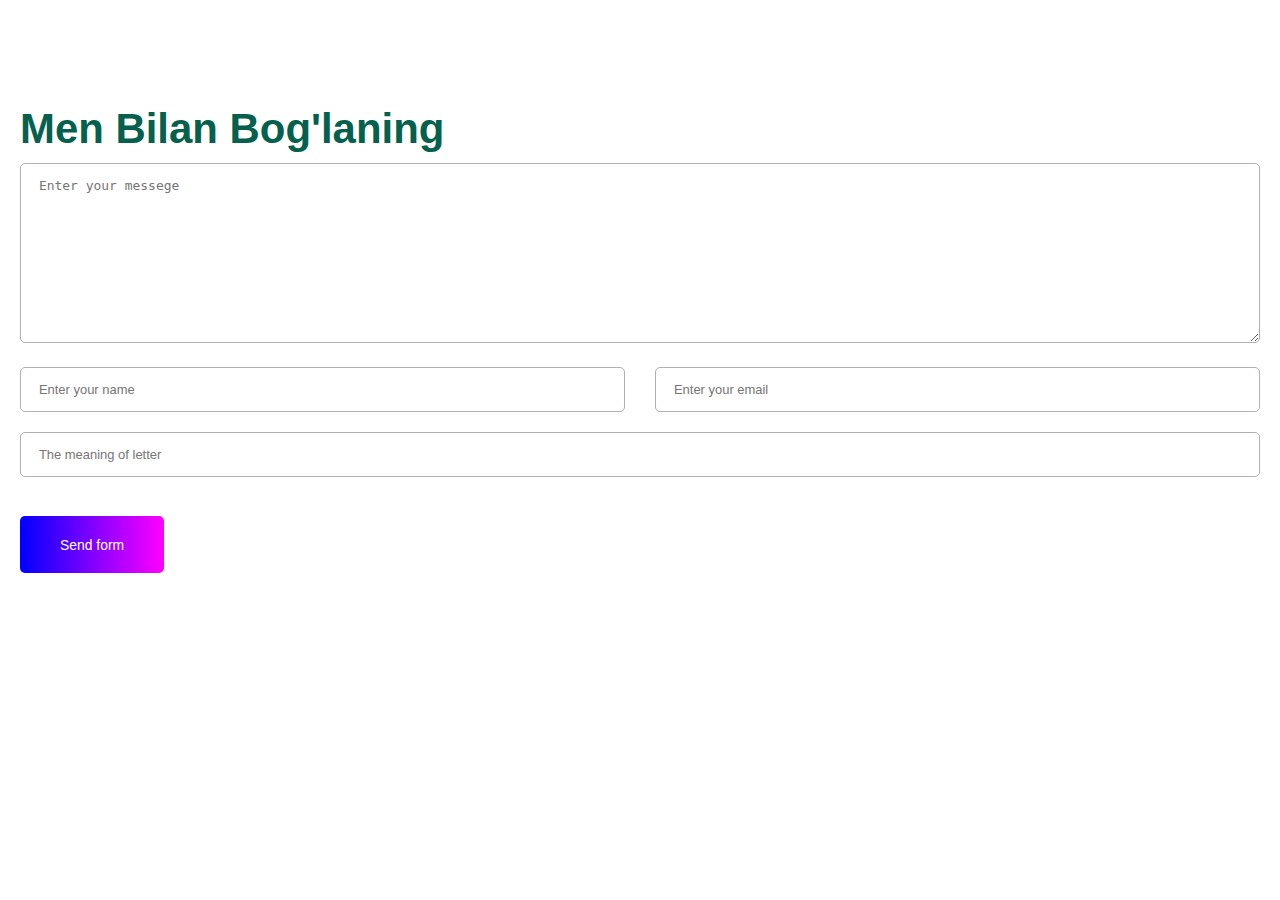
<file: contact.html>
<!DOCTYPE html>
<html lang="en">
<head>
    <meta charset="UTF-8">
    <meta http-equiv="X-UA-Compatible" content="IE=edge">
    <meta name="viewport" content="width=device-width, initial-scale=1.0">
    <title>Contact</title>
    <link rel="stylesheet" href="https://cdnjs.cloudflare.com/ajax/libs/font-awesome/6.2.1/css/all.min.css" integrity="sha512-MV7K8+y+gLIBoVD59lQIYicR65iaqukzvf/nwasF0nqhPay5w/9lJmVM2hMDcnK1OnMGCdVK+iQrJ7lzPJQd1w==" crossorigin="anonymous" referrerpolicy="no-referrer" />
    <link href="https://cdn.jsdelivr.net/npm/bootstrap@5.0.2/dist/css/bootstrap.min.css" rel="stylesheet" integrity="sha384-EVSTQN3/azprG1Anm3QDgpJLIm9Nao0Yz1ztcQTwFspd3yD65VohhpuuCOmLASjC" crossorigin="anonymous">
    <link rel="stylesheet" href="shared.css">
    <link rel="stylesheet" href="contact.css">
</head>
<body>

    <div class="container">
        <section class="contact">
            <div class="section_title">Men bilan bog'laning</div>
            <form action="server.php" method="GET">
                <textarea name="" rows="10" placeholder="Enter your messege"></textarea>
                <div class="half_row contact_name">
                    <input type="text" placeholder="Enter your name" name="ism">
                </div>
                <div class="half_row contact_email">
                    <input type="email" name="email" id="" placeholder="Enter your email">
                </div>
                <input type="text" placeholder="The meaning of letter" name="subject">
                <button class="button contact_send" type="submit">Send form</button>
            </form>
        </section>
    </div>

</body>
</html>
</file>
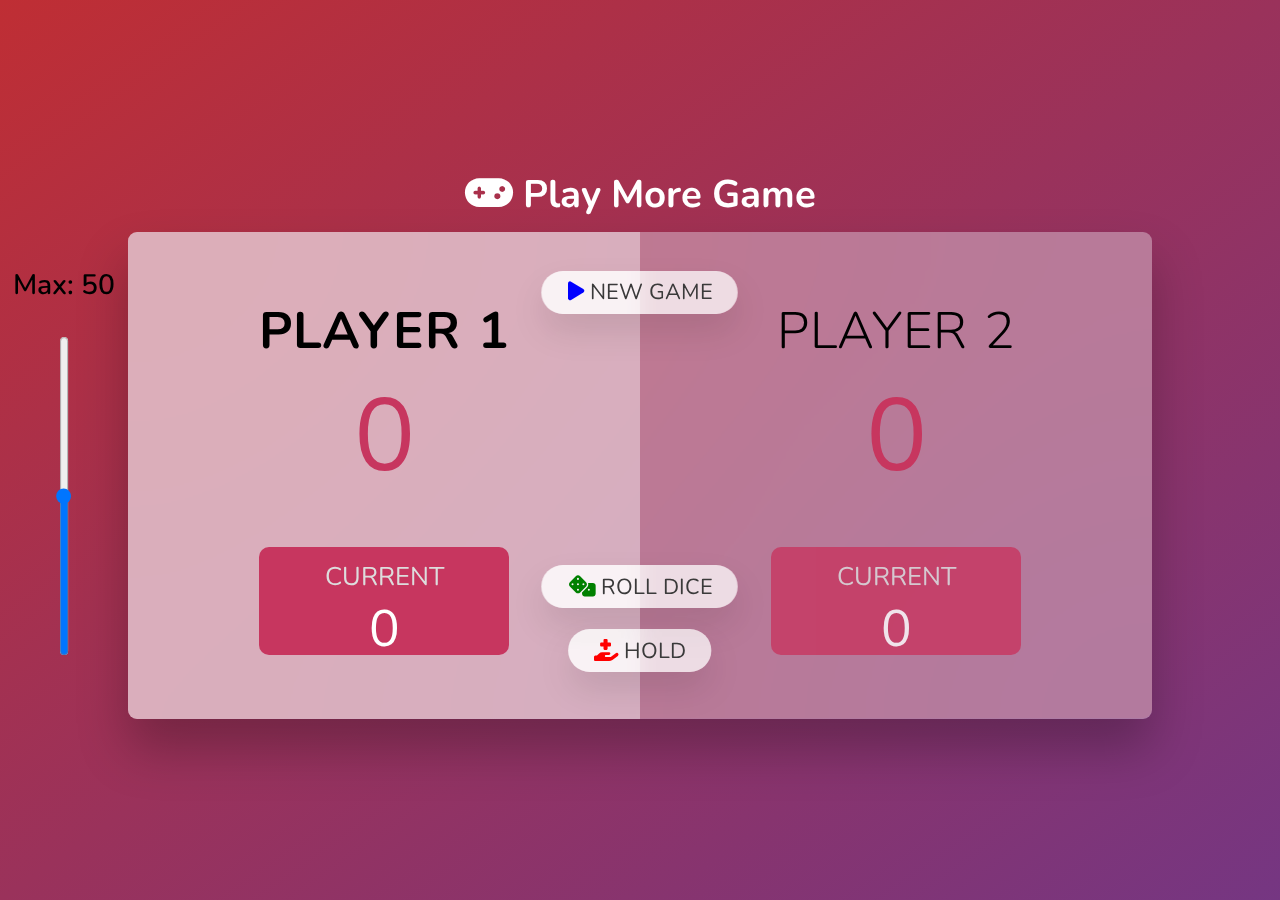
<file: dice-game.html>
<!DOCTYPE html>
<html lang="en">
  <head>
    <!-- Necessary meta tags -->
    <meta charset="UTF-8" />
    <meta name="viewport" content="width=device-width, initial-scale=1.0" />
    <meta http-equiv="X-UA-Compatible" content="ie=edge" />

    <!-- Fontawesome icons -->
    <link rel="stylesheet" href="https://cdnjs.cloudflare.com/ajax/libs/font-awesome/6.1.1/css/all.min.css"/>

    <!-- Style CSS -->
    <link rel="stylesheet" href="dice-game-style.css">

    <!-- Title -->
    <link rel="icon" href="dice-game-icon.png">
    <title>Dice Game</title>
  </head>
  <body>

    <!-- Mening ismim va link -->
    <div class="quti">
      <h4 class="mine">
        <a href="../gameee.html">
          <i class="fa-solid fa-gamepad"></i> Play More Game
        </a>
      </h4>

      <!-- Max score -->
      <div class="max-box">
        <p id="text">Max: 50</p>
        <input type="range" name="" id="max-score" min="0" max="10" step="1" value="5" oninput="maxScore()">
      </div>
  
      <!-- MAIN SESSION AND PLAYERS -->
      <main>
  
        <!-- Player1 -->
        <section class="player player--0 player--active">
          <h2 class="name" id="name--0">Player 1</h2>
          <p class="score" id="score--0">0</p>
          <div class="current">
            <p class="current-label">Current</p>
            <p class="current-score" id="current--0">0</p>
          </div>
        </section>
  
        <!-- Player2 -->
        <section class="player player--1">
          <h2 class="name" id="name--1">Player 2</h2>
          <p class="score" id="score--1">0</p>
          <div class="current">
            <p class="current-label">Current</p>
            <p class="current-score" id="current--1">0</p>
          </div>
        </section>
  
        <!-- Buttons and Images -->
        <img src="dice-5.png" alt="Playing dice" class="dice" />
        <button class="btn btn--new"><i class="fa-solid fa-play"></i> New game</button>
        <button class="btn btn--roll"><i class="fa-solid fa-dice"></i> Roll dice</button>
        <button class="btn btn--hold"><i class="fa-solid fa-hand-holding-medical"></i> Hold</button>
  
      </main>
    </div>

    <!-- JS -->
    <script src="dice-game-script.js"></script>
  </body>
</html>
</file>
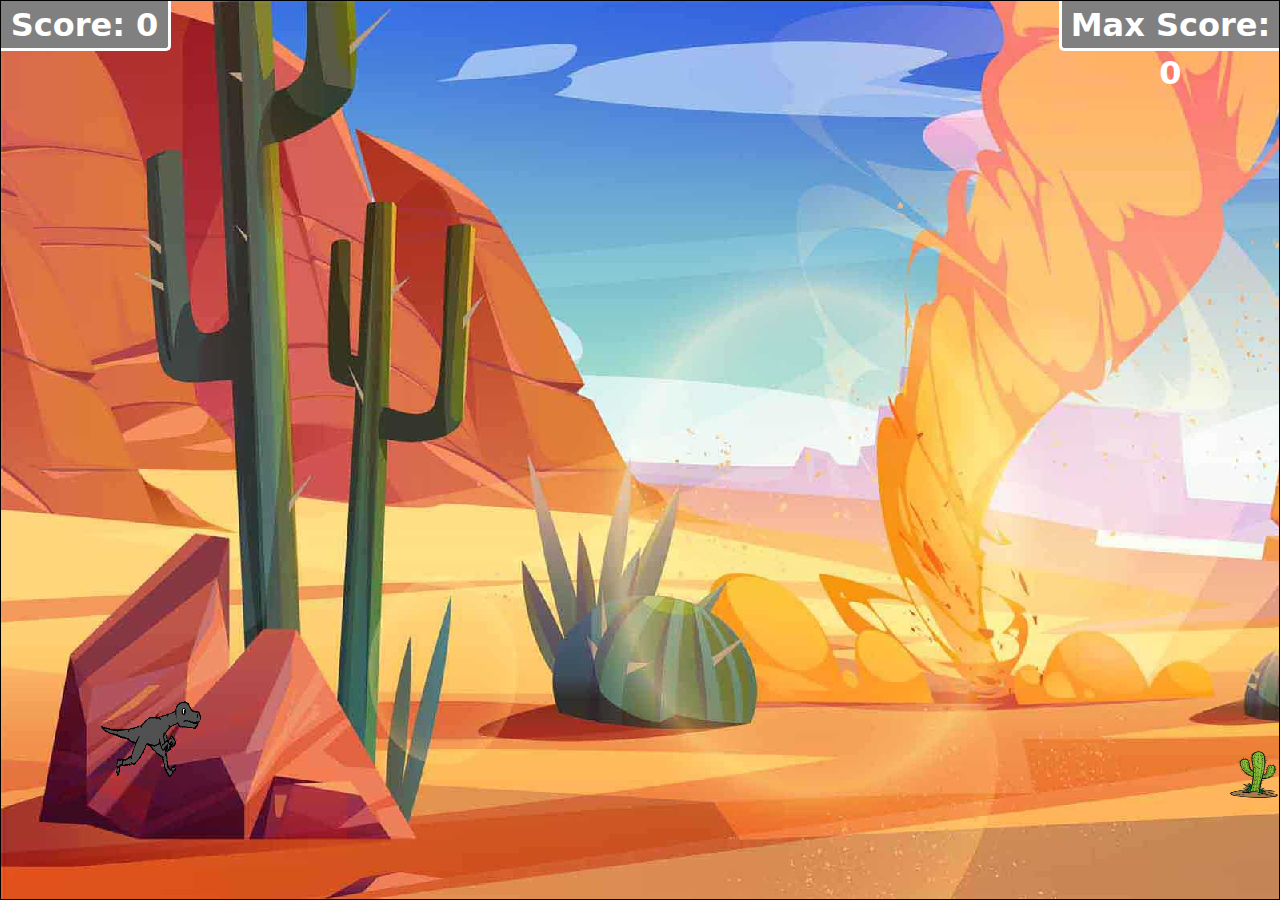
<file: dinasour-game.html>
<!DOCTYPE html>
<html lang="en" onclick="jump()">
<head>
    <!-- Necessary meta tags -->
    <meta charset="UTF-8">
    <meta http-equiv="X-UA-Compatible" content="IE=edge">
    <meta name="viewport" content="width=device-width, initial-scale=1.0">

    <!-- Bootstrap -->
    <link href="https://cdn.jsdelivr.net/npm/bootstrap@5.3.0-alpha1/dist/css/bootstrap.min.css" rel="stylesheet">

    <!-- CSS style -->
    <link rel="stylesheet" href="dinasour-style.css">

    <!-- Title -->
    <title>Dinasour</title>
    <link rel="icon" href="dinasour-image.png">
</head>
<body>
    <div id="game">
        <img id="background" src="dinasour-background.jpg" alt="">
        <div id="character">
            <img id="dinasour" src="dinasour.gif" alt="dinasour">
        </div>
        <div id="block">
            <img class="cactus" src="dinasour-cactus.png" alt="cactus">
        </div>
        <p class="score-span">Score: <span id="score-span">0</span></p>
        <p class="max-score">Max Score: <span id="max-score">0</span></p>
    </div>

    <div id="alert-page">
        <p class="fs-1 fw-bold">GAME OVER!</p>
        <p class="score fs-3" id="score"></p>
        <button class="btn btn-primary mx-3">😊Aww yiss!</button>
        <button class="btn btn-primary mx-3" onclick="reloadPage()">🔄️New game</button>
    </div>

    <!-- Javascript -->
    <script src="dinasour-script.js"></script>
</body>
</html>
</file>
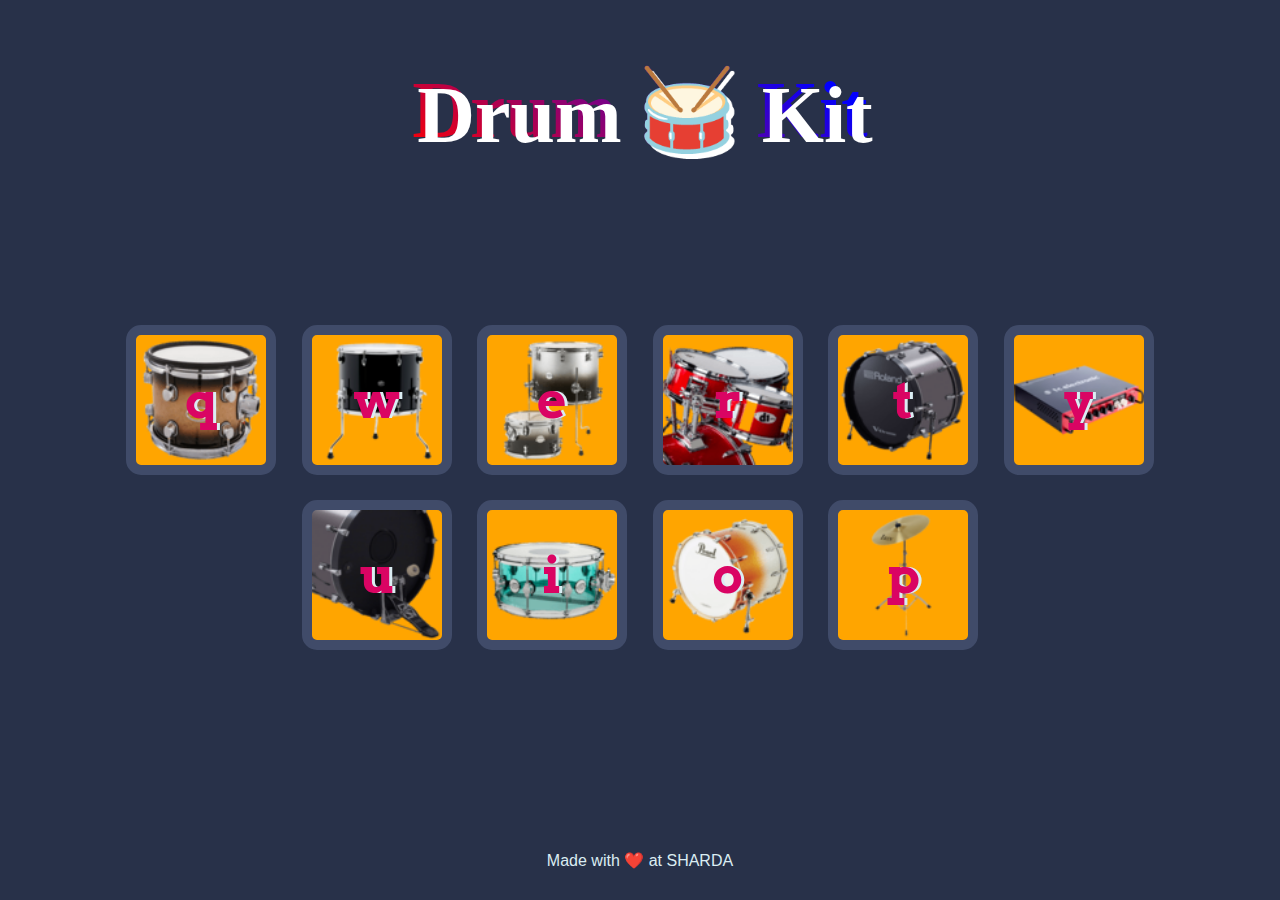
<file: drum.html>
<!DOCTYPE html>
<html lang="en" dir="ltr">

<head>
  <meta charset="utf-8">
  <title>Drum Kit</title>
  <link rel="stylesheet" href="drum-style.css">
  <link href="https://fonts.googleapis.com/css?family=Arvo" rel="stylesheet">
</head>

<body>

  <div class="container">
    <h1 id="title">Drum <span>🥁</span> Kit</h1>
    <div class="set">
      <button class="q drum">q</button>
      <button class="w drum">w</button>
      <button class="e drum">e</button>
      <button class="r drum">r</button>
      <button class="t drum">t</button>
      <button class="y drum">y</button>
      <button class="u drum">u</button>
      <button class="i drum">i</button>
      <button class="o drum">o</button>
      <button class="p drum">p</button>
    </div>
    <p>Made with ❤️ at SHARDA</p>
  </div>

  <script src="drum-script.js"></script>
</body>

</html>
</file>
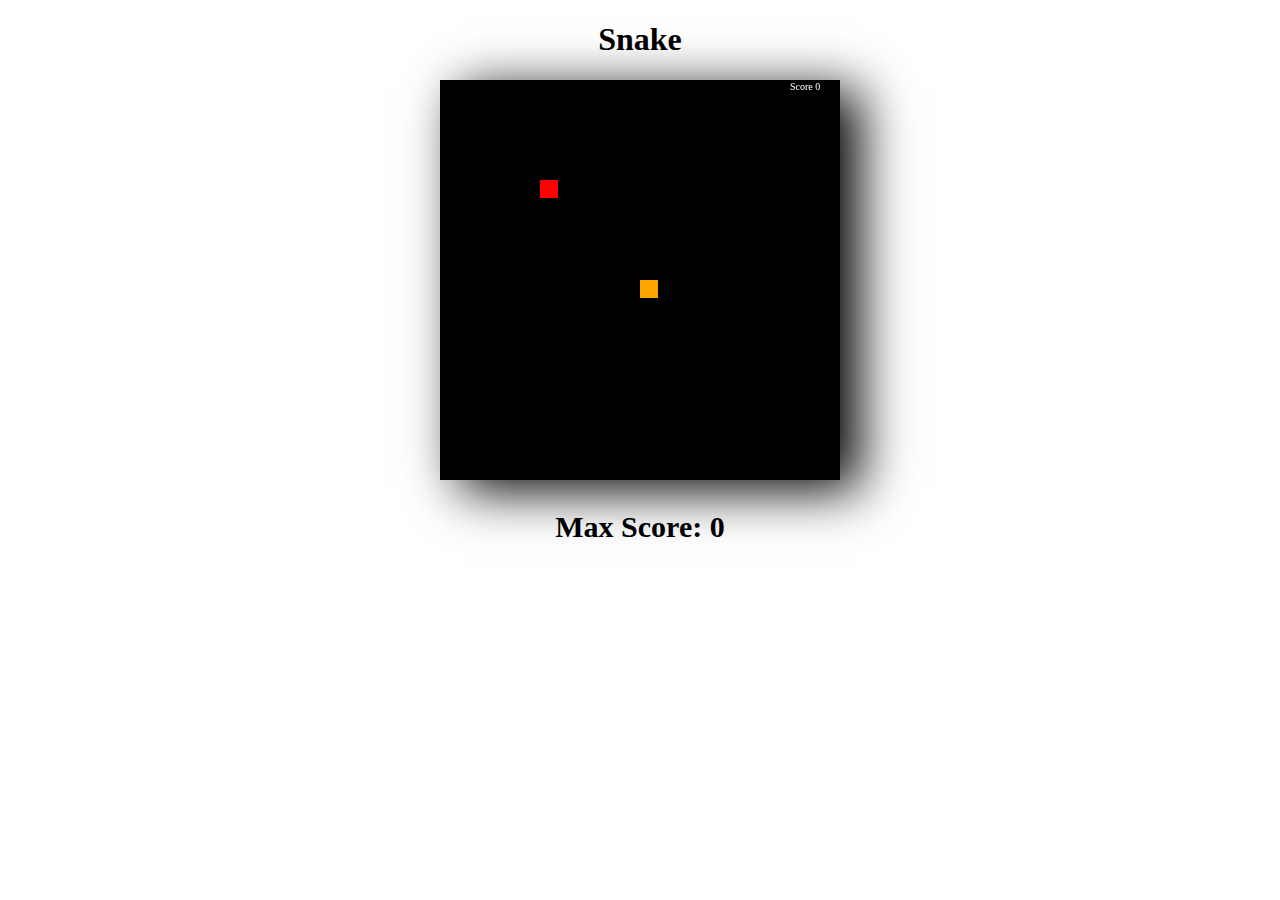
<file: snake.html>
<!DOCTYPE html>
<html lang="en">
<head>
    <meta charset="UTF-8">
    <meta http-equiv="X-UA-Compatible" content="IE=edge">
    <meta name="viewport" content="width=device-width, initial-scale=1.0">

    <!-- Style -->
    <link rel="stylesheet" href="snake-style.css">

    <!-- Title -->
    <link rel="icon" href="">
    <title>Snake</title>
</head>
<body>
    <h1>Snake</h1>
    <canvas id="game" width="400px" height="400px"></canvas>

    <p>Max Score: <span id="max-score">0</span></p>

    <!-- JS -->
    <script src="snake-script.js"></script>
</body>
</html>
</file>
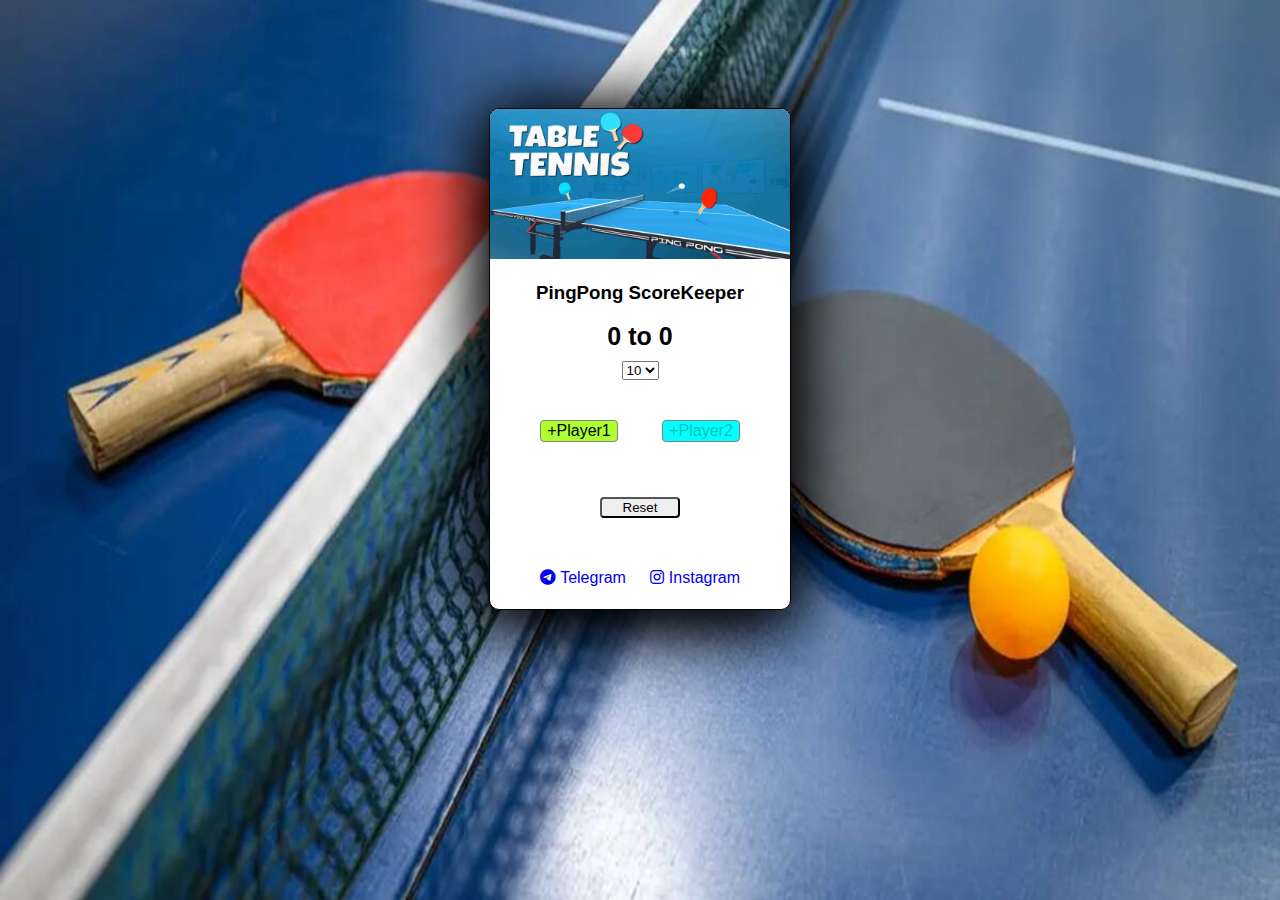
<file: tennis.html>
<!DOCTYPE html>
<html lang="en">
<head>
    <meta charset="UTF-8">
    <meta http-equiv="X-UA-Compatible" content="IE=edge">
    <meta name="viewport" content="width=device-width, initial-scale=1.0">

    <!-- FONTAWESOME -->
    <link rel="stylesheet" href="https://cdnjs.cloudflare.com/ajax/libs/font-awesome/6.2.1/css/all.min.css">

    <!-- CSS -->
    <link rel="stylesheet" href="https://cdnjs.cloudflare.com/ajax/libs/font-awesome/6.4.0/css/all.min.css">
    <link rel="stylesheet" href="tennis-style.css">

    <title>Tennis</title>
</head>
<body>
    <div id="container" class="container">
        <img src="tennis-players.jpg" alt="tennis">
        <h3>PingPong ScoreKeeper</h3>
        <p><span id="first">0</span> to <span id="second">0</span></p>
        <select name="" id="max-score" onchange="ol()">
            <option value="10">10</option>
            <option value="11">11</option>
            <option value="12">12</option>
            <option value="13">13</option>
            <option value="14">14</option>
            <option value="15">15</option>
            <option value="16">16</option>
            <option value="17">17</option>
            <option value="18">18</option>
            <option value="19">19</option>
            <option value="20">20</option>
        </select>
        <div class="btn-con">
            <button id="play1">+Player1</button>
            <button id="play2" disabled>+Player2</button>
        </div>
        <button id="reset">Reset</button>
        <div class="footer">
            <a href="#"><i class="fa-brands fa-telegram"></i> Telegram</a>
            <a href="#"><i class="fa-brands fa-instagram"></i> Instagram</a>
        </div>
    </div>

    <!-- JS -->
    <script src="tennis-script.js"></script>
</body>
</html>
</file>
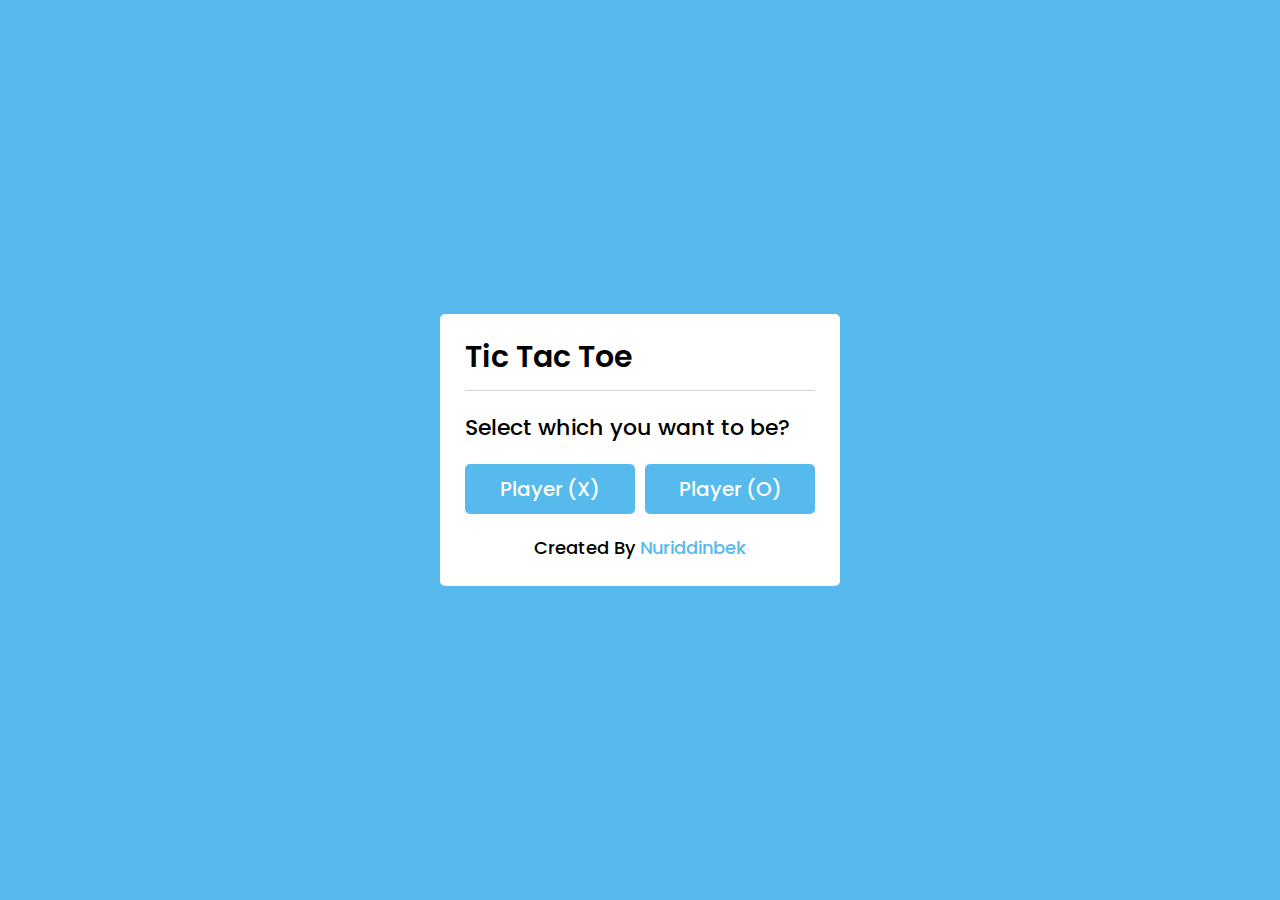
<file: tic-tac-toe.html>
<!DOCTYPE html>
<html lang="en">
<head>
    <meta charset="UTF-8">
    <title>Tic Tac Toe</title>
    <link rel="stylesheet" href="tic-style.css">
    <link rel="stylesheet" href="https://cdnjs.cloudflare.com/ajax/libs/font-awesome/5.15.3/css/all.min.css"/>
</head>
<body>
  <!-- select box -->
  <div class="select-box">
    <header>Tic Tac Toe</header>
    <div class="content">
      <div class="title">Select which you want to be?</div>
      <div class="options">
        <button class="playerX">Player (X)</button>
        <button class="playerO">Player (O)</button>
      </div>
      <div class="credit">Created By <a href="https://t.me/cucu_7" target="_blank">Nuriddinbek</a></div>
    </div>
  </div> 

  <!-- playboard section -->
  <div class="play-board">
    <div class="details">
      <div class="players">
        <span class="Xturn">X's Turn</span>
        <span class="Oturn">O's Turn</span>
        <div class="slider"></div>
      </div>
    </div>
    <div class="play-area">
      <section>
        <span class="box1"></span>
        <span class="box2"></span>
        <span class="box3"></span>
      </section>
      <section>
        <span class="box4"></span>
        <span class="box5"></span>
        <span class="box6"></span>
      </section>
      <section>
        <span class="box7"></span>
        <span class="box8"></span>
        <span class="box9"></span>
      </section>
    </div>
  </div>

  <!-- result box -->
  <div class="result-box">
    <div class="won-text"></div>
    <div class="btn"><button>Replay</button></div>
  </div>

  <script src="tic-script.js"></script>

</body>
</html>
</file>
<file: shared.css>
/* Main core styles */
* {
    margin: 0;
    padding: 0;
    box-sizing: border-box;
}

body {
    font-family: sans-serif;
    font-weight: bold;
}

.container-fluid {
    max-width: 1140px !important;
    padding: 0 2rem;
}

.to_uppercase {
    text-transform: uppercase;
}

.clearfix {
    clear: both;
}

.section_subtitle {
    letter-spacing: 2px;
    font-weight: 500;
    margin-bottom: 0.625rem;
    color: #797979;
    text-transform: uppercase;
}

.section_title {
    margin-top: 0.32rem;
    font-size: 2.62rem;
    font-weight: 700;
    text-transform: capitalize;
    color: #05604d;
}

a {
    transition: all .5s ease-in-out;
}

.button {
    border: none;
    color: white;
    font-weight: 500;
    font-size: 0.87rem;
    padding: 1.26rem 2.5rem;
    cursor: pointer;
    border-radius: 5px;
    background: linear-gradient(to right, blue, magenta, blue);
    background-size: 200%;
    transition: 0.5s;
    margin-top: 1rem;
}

.button:hover {
    background-position: right center;
}

.blur_line {
    display: inline-block;
    margin-left: 0.32rem;
    width: 80px;
    height: 4px;
    background-color: #ff00f7;
    border-radius: 4px;
    filter: blur(4px);
    position: relative;
    top: -2px;
}

/* Main header styles */
.main_header {
    position: fixed;
    top: 0px;
    left: 0px;
    width: 100%;
    box-shadow: 0px 3px 16px 0px rgb(0, 0, 0, 30%);
    z-index: 10;
}

.main_navigation__items {
    display: inline-block;
    vertical-align: middle;
    max-height: 60px;
    overflow: hidden;
}

.main_navigation__item {
    display: inline-block;
    padding: 5px;
}

.nav-link {
    color: #ff00f7 !important;
    text-transform: uppercase;
    font-size: 0.75rem;
    font-weight: 800;
}

.nav-link:hover {
    color: #00aaff !important;
    text-decoration: underline;
}

/* Main bar */
.main_bar {
    background-image: url("back.png");
    background-repeat: no-repeat;
    background-position: right top;
    background-size: 60%;
    height: auto;
}

/* Footer */
.footer {
    padding: 30px 0 30px;
    background-color: #021017;
    text-align: center;
    margin-top: 50px;
}

.footer_brand img {
    width: 64px;
}

.footer_navigation__items {
    margin: 20px auto;
    padding: 0;
}

.footer_navigation__item {
    display: inline-block;
    padding: 0 10px;
}

.footer_navigation__item a {
    color: white;
    text-decoration: none;
}

.footer_socials {
    text-align: center;
    padding: 0;
}

.footer_social {
    display: inline-block;
    width: 45px;
    height: 45px;
    line-height: 45px;
    text-align: center;
    background: white;
    border-radius: 36px;
    font-size: 1rem;
    margin: 0 0.5rem;
}

.footer_social:hover {
    background: linear-gradient(90deg, #1345e6 0%, #ed239f 100%);
}

.footer_social:hover i {
    color: white;
}

.footer_social a {
    color: #021017;
}

.footer_text {
    color: grey;
    margin: 0;
    padding: 0;
}

@media only screen and (max-width: 991px) {
    .main_navigation__items {
        max-height: none;
    }

    .main_navigation__item {
        margin-top: 0;
        margin-bottom: 0;
        padding-top: 0;
        padding-bottom: 0;
    }

    .section_subtitle {
        letter-spacing: 1px;
        font-size: 0.8rem;
    }

    .section_title {
        font-size: 1.8rem;
    }

    .button {
        display: none;
    }

    .footer {
        padding: 30px 0 20px;
        margin-top: 40px;
    }
    
    .footer_brand img {
        width: 55px;
    }
}

@media only screen and (max-width: 767px) {
    .container-fluid {
        padding: 0 1rem;
    }

    .section_title {
        font-size: 1.3rem;
        font-weight: 600;
    }

    .footer {
        padding: 20px 0 20px;
        margin-top: 30px;
    }
    
    .footer_brand img {
        width: 45px;
    }
    
    .footer_navigation__items {
        margin: 10px auto;
    }

    .footer_navigation__item {
        padding: 0 5px;
    }
    
    .footer_social {
        width: 30px;
        height: 30px;
        line-height: 30px;
    }
}
</file>
<file: contact.css>
.contact {
    padding: 6.25rem 1.25rem;
}

textarea, input {
    width: 100%;
    padding: 0.87rem;
    margin: 0.625rem 0;
    color: blue;
    padding-left: 1.12rem;
    border: solid #b0b0b0 1px;
    border-radius: 5px;
    font-size: 0.81rem;
    background: transparent;
    box-sizing: border-box;
}

textarea:focus, input:focus {
    outline: auto;
}

.half_row {
    width: 50%;
    float: left;
    box-sizing: border-box;
}

.contact_name {
    padding-right: 0.94rem;
}

.contact_email {
    padding-left: 0.94rem;
}

.contact_send {
    margin-top: 1.87rem;
}
</file>
<file: dice-game-style.css>
@import url('https://fonts.googleapis.com/css2?family=Nunito&display=swap');

* {
  margin: 0;
  padding: 0;
  box-sizing: inherit;
}

html {
  font-size: 62%;
  box-sizing: border-box;
}

body {
  font-family: 'Nunito', sans-serif;
  height: 100vh;
  color: black;
  background-image: linear-gradient(to top left, #753682 0%, #bf2e34 100%);
  display: flex;
  align-items: center;
  justify-content: center;
  position: relative;
}

.max-box {
  transform: rotate(0deg);
  width: 25%;
  height: 36vw;
  position: fixed;
  top: 50%;
  transform: translateY(-40%);
  left: -7.5%;
  z-index: 10;
}

#max-score {
  transform: rotate(-90deg);
  width: 100%;
  height: 100%;
}

#text {
  position: absolute;
  width: 100%;
  font-weight: 600;
  text-align: center;
  font-size: 2.2vw;
}

.quti {
  position: relative;
  height: 46vw;
}

.mine {
  position: absolute;
  top: 1vw;
  font-size: 3vw;
  width: 80vw;
  text-align: center;
}

/* LAYOUT */
main {
  position: relative;
  top: 6vw;
  width: 80vw;
  height: 38vw;
  background-color: rgba(255, 255, 255, 0.35);
  backdrop-filter: blur(200px);
  filter: blur();
  box-shadow: 0 3rem 5rem rgba(0, 0, 0, 0.25);
  border-radius: 9px;
  overflow: hidden;
  display: flex;
}

.player {
  padding: 5vw;
  display: flex;
  width: 50%;
  flex-direction: column;
  align-items: center;
  transition: all 0.75s;
}

/* ELEMENTS */
.name {
  width: 100%;
  text-align: center;
  font-size: 4vw;
  text-transform: uppercase;
  letter-spacing: 1px;
  word-spacing: 2px;
  font-weight: 300;
  overflow: hidden;
}

.score {
  font-size: 8vw;
  font-weight: 400;
  color: #c7365f;
  margin-bottom: auto;
}

.player--active {
  background-color: rgba(255, 255, 255, 0.4);
}
.player--active .name {
  font-weight: 700;
}

.player--active .current {
  opacity: 1;
}

.current {
  background-color: #c7365f;
  opacity: 0.8;
  border-radius: 10px;
  color: #fff;
  width: 65%;
  height: 30%;
  padding: 3%;
  text-align: center;
  transition: all 0.75s;
}

.current-label {
  text-transform: uppercase;
  font-size: 2vw;
  color: #ddd;
}

.current-score {
  font-size: 4vw;
}

/* ABSOLUTE POSITIONED ELEMENTS */
.btn {
  position: absolute;
  left: 50%;
  transform: translateX(-50%);
  color: rgb(58, 58, 58);
  background: none;
  border: none;
  font-family: inherit;
  text-transform: uppercase;
  cursor: pointer;
  font-weight: 400;
  transition: all 0.2s;

  background-color: white;
  background-color: rgba(255, 255, 255, 0.6);
  backdrop-filter: blur(10px);

  padding: 0.5vw 2vw;
  border-radius: 50rem;
  box-shadow: 0 1.75rem 3.5rem rgba(0, 0, 0, 0.1);
}

.btn::first-letter {
  font-size: 2.4rem;
  display: inline-block;
  margin-right: 0.7rem;
}

.btn--new {
  top: 3vw;
  font-size: 1.7vw;
}
.btn--roll {
  top: 26vw;
  font-size: 1.7vw;
}
.btn--hold {
  top: 31vw;
  font-size: 1.7vw;
}

.btn:active {
  transform: translate(-50%, 3px);
  box-shadow: 0 1rem 2rem rgba(0, 0, 0, 0.15);
}

.btn:focus {
  outline: none;
}

.dice {
  position: absolute;
  left: 50%;
  top: 15vw;
  transform: translateX(-50%);
  height: 5vw;
  box-shadow: 0 1.8vw 4vw rgba(0, 0, 0, 0.2);
}

.player--winner {
  background-color: #2f2f2f;
}

.player--winner .name {
  font-weight: 700;
  color: #c7365f;
}

.hidden {
  display: none;
}

a {
  text-decoration: none;
  color: #fff;
}

a:hover {
  color: #222;
}

.btn .fa-play {
  color: blue;
}

.btn .fa-dice {
  color: green;
}

.btn .fa-hand-holding-medical {
  color: red;
}
</file>
<file: dinasour-style.css>
/* Main */
* {
    padding: 0;
    margin: 0;
    box-sizing: border-box;
    transition: all 0.5s linear;
}

#game {
    width: 100%;
    height: 100vh;
    border: solid 1px black;
    position: relative;
    overflow: hidden;
}

/* Background */
#background {
    position: absolute;
    width: 500cm;
    height: 100%;
    animation: move 68s infinite linear;
}

@keyframes move {
    0% {left: 0;}
    100% {left: calc(-500cm + 100vw);}
}

/* Dinasour */
#character {
    width: 100px;
    height: 100px;
    position: absolute;
    bottom: 100px;
    left: 100px;
}

.animate {
    animation: jump 0.5s;
}

@keyframes jump {
    0% {bottom: 100px;}
    20% {bottom: 170px;}
    70% {bottom: 170px;}
    100% {bottom: 100px;}
}

#dinasour {
    position: absolute;
    width: 100%;
    height: 100%;
}

/* Cactus */
#block {
    width: 50px;
    height: 50px;
    position: absolute;
    bottom: 100px;
    right: 0;
    animation: block 6s infinite linear;
}

@keyframes block {
    0% {right: 0;}
    100% {right: 100%;}
}

.cactus {
    position: absolute;
    width: 100%;
    height: 100%;
}

/* Score */
.score-span {
    position: absolute;
    top: 0px;
    left: 0px;
    width: 170px;
    height: 50px;
    border-right: solid white 3px;
    border-bottom: solid white 3px;
    border-bottom-right-radius: 5px;
    font-size: 2rem;
    font-weight: 700;
    color: white;
    background-color: grey;
    text-align: center;
    align-items: center;
}

.max-score {
    position: absolute;
    top: 0px;
    right: 0px;
    width: 220px;
    height: 50px;
    border-left: solid white 3px;
    border-bottom: solid white 3px;
    border-bottom-left-radius: 5px;
    font-size: 2rem;
    font-weight: 700;
    color: white;
    background-color: grey;
    text-align: center;
    align-items: center;
}

/* Game over alert */
#alert-page {
    visibility: hidden;
    position: fixed;
    top: 30%;
    left: 50%;
    transform: translate(-50%);
    width: 400px;
    padding: 1rem;
    text-align: center;
    color: white;
    background-color: rgb(50, 50, 50);
    border-radius: 5px;
    z-index: 15;
}

.score {
    margin-bottom: 2rem;
}
</file>
<file: drum-style.css>
* {
  transition: all 0.7s ease-in-out;
  box-sizing: border-box;
  padding: 0;
  margin: 0;
}

body {
  background-color: #283149;
}

.container {
  display: flex;
  width: 100%;
  height: 100vh;
  flex-wrap: nowrap;
  justify-content: space-between;
  align-items: center;
  flex-direction: column;
  overflow: hidden;
}

h1 {
  text-align: center;
  font-size: 8vw;
  color: transparent;
  font-family: cursive;
  text-shadow: white 5px 5px;
  position: relative;
  top: 7vh;
  background-image: linear-gradient(35deg, red, blue, red);
  -webkit-background-clip: text;
  background-size: 200%;
  background-position: 0%;
  animation: dj 1s infinite ease-in-out;
  box-sizing: border-box;
  padding: 0;
  margin: 0;
}

@keyframes dj {
  0% {
    background-position: 0%;
  }
  50% {
    background-position: 50%;
  }
  100% {
    background-position: 100%;
  }
}

h1 span {
  color: blue;
}

p {
  text-align: center;
  color: #DBEDF3;
  font-family: sans-serif;
  position: relative;
  bottom: 30px;
}

.q {
background-image: url('tom1.png');
}

.w {
background-image: url('tom2.png');
}

.e {
background-image: url('tom3.png');
}

.r {
background-image: url('tom4.png');
}

.t {
  background-image: url('bass-drum.png');
}

.y {
background-image: url('electronic-bass.png');
}

.u {
  background-image: url('hard-bass.png');
}

.i {
background-image: url('snare.png');
}

.o {
background-image: url('kick.png');
}

.p {
background-image: url('crash.png');
}

.set {
  margin: 10% auto;
  display: flex;
  flex-wrap: wrap;
  justify-content: center;
  align-items: center;
  box-sizing: border-box;
  padding: 1vw 3vw;
  margin: 0;
}

.game-over {
  background-color: red;
  opacity: 0.8;
}

.pressed {
  animation: shadow 0.3s 1 ease-in-out;
}

@keyframes shadow {
  50% {
    position: relative;
    top: 5px;
    box-shadow: 0 3px 4px 0 #DBEDF3;
    opacity: 0.5;
  }
}

.red {
  color: red;
}

.drum {
  outline: none;
  border: 1vw solid #404B69;
  font-size: 4vw;
  font-family: 'Arvo', cursive;
  line-height: 2;
  font-weight: 900;
  color: #DA0463;
  text-shadow: 3px 0 #DBEDF3;
  border-radius: 15px;
  display: inline-block;
  max-width: 150px;
  max-height: 150px;
  width: 15vw;
  height: 15vw;
  text-align: center;
  margin: 1vw;
  background-size: cover;
  user-select: none;
  background-color: orange;
}

@media only screen and (min-width: 1400px) {
  .drum {
    font-size: 4rem;
  }  
}

@media only screen and (min-width: 992px) {
  h1 {
    font-size: 5rem;
  }

  .drum{
    border: 10px solid #404B69;
  }
}
</file>
<file: snake-style.css>
body {
    margin: 0;
    padding: 0;
    display: flex;
    flex-direction: column;
    justify-content: center;
    align-items: center;
}

canvas {
    box-shadow: black 20px 10px 50px;
}

p {
    font-size: 30px;
    font-weight: 700;
}
</file>
<file: tennis-style.css>
* {
    font-family: Arial, Helvetica, sans-serif;
}

body {
    background-image: url(tennis-background.jpg);
    background-position: center 0;
    background-repeat: no-repeat;
    background-size: 100% 100vh;
}

.red {
    color: red;
}

.green {
    color: green;
}

.container {
    position: relative;
    display: inline-block;
    background: white;
    width: 300px;
    height: 500px;
    left: 50%;
    transform: translate(-50%, 100px);
    border: solid 1px black;
    border-radius: 10px;
    overflow: hidden;
    box-shadow: black -5px 10px 70px, black 5px 10px 70px;
    text-align: center;
}

.container > img {
    width: 100%;
}

.container > h3 {
    display: inline-block;
}

p {
    font-size: 25px;
    font-weight: 600;
    margin: 0 auto 10px;
    padding: 0;
}

.btn-con {
    margin-top: 40px;
}

.btn-con > button {
    margin: 0 20px;
    border-radius: 4px;
    border: grey 1px solid;
    cursor: pointer;
    font-size: 16px;
}

#play1 {
    background-color: greenyellow;
}

#play2 {
    background-color: aqua;
}

#reset {
    width: 80px;
    margin: 55px 0;
    border-radius: 4px;
    cursor: pointer;
}

a {
    text-decoration: none;
}

.footer {
    position: absolute;
    bottom: 0;
    width: 100%;
    height: 50px;
}

.footer > a {
    display: inline-block;
    margin: 10px 10px;
}
</file>
<file: tic-style.css>
@import url('https://fonts.googleapis.com/css2?family=Poppins:wght@200;300;400;500;600;700&display=swap');
*{
  margin: 0;
  padding: 0;
  box-sizing: border-box;
  font-family: 'Poppins', sans-serif;
}
::selection{
  color: #fff;
  background:#56baed;
}
body{
  background:#56baed;
}
.select-box, .play-board, .result-box{
  position: absolute;
  top: 50%;
  left: 50%;
  transform: translate(-50%, -50%);
  transition: all 0.3s ease;
}
.select-box{
  background: #fff;
  padding: 20px 25px 25px;
  border-radius: 5px;
  max-width: 400px;
  width: 100%;
}
.select-box.hide{
  opacity: 0;
  pointer-events: none;
}
.select-box header{
  font-size: 30px;
  font-weight: 600;
  padding-bottom: 10px;
  border-bottom: 1px solid lightgrey;
}
.select-box .title{
  font-size: 22px;
  font-weight: 500;
  margin: 20px 0;
}
.select-box .options{
  display: flex;
  width: 100%;
}
.options button{
  width: 100%;
  font-size: 20px;
  font-weight: 500;
  padding: 10px 0;
  border: none;
  background: #56baed;
  border-radius: 5px;
  color: #fff;
  outline: none;
  cursor: pointer;
  transition: all 0.3s ease;
}
.options button:hover,
.btn button:hover{
  transform: scale(0.96);
}
.options button.playerX{
  margin-right: 5px;
}
.options button.playerO{
  margin-left: 5px;
}
.select-box .credit{
  text-align: center;
  margin-top: 20px;
  font-size: 18px;
  font-weight: 500;
}
.select-box .credit a{
  color: #56baed;
  text-decoration: none;
}
.select-box .credit a:hover{
  text-decoration: underline;
}

.play-board{
  opacity: 0;
  pointer-events: none;
  transform: translate(-50%, -50%) scale(0.9);
}
.play-board.show{
  opacity: 1;
  pointer-events: auto;
  transform: translate(-50%, -50%) scale(1);
}
.play-board .details{
  padding: 7px;
  border-radius: 5px;
  background: #fff;
}
.play-board .players{
  width: 100%;
  display: flex;
  position: relative;
  justify-content: space-between;
}
.players span{
  position: relative;
  z-index: 2;
  color: #56baed;
  font-size: 20px;
  font-weight: 500;
  padding: 10px 0;
  width: 100%;
  text-align: center;
  cursor: default;
  user-select: none;
  transition: all 0.3 ease;
}
.players.active span:first-child{
  color: #fff;
}
.players.active span:last-child{
  color: #56baed;
}
.players span:first-child{
  color: #fff;
}
.players .slider{
  position: absolute;
  top: 0;
  left: 0;
  width: 50%;
  height: 100%;
  background: #56baed;
  border-radius: 5px;
  transition: all 0.3s ease;
}
.players.active .slider{
  left: 50%;
}
.players.active span:first-child{
  color: #56baed;
}
.players.active span:nth-child(2){
  color: #fff;
}
.players.active .slider{
  left: 50%;
}
.play-area{
  margin-top: 20px;
}
.play-area section{
  display: flex;
  margin-bottom: 1px;
}
.play-area section span{
  display: block;
  height: 90px;
  width: 90px;
  margin: 2px;
  color: red;
  font-size: 40px;
  line-height: 80px;
  text-align: center;
  border-radius: 5px;
  background: #fff;
}

.result-box{
  padding: 25px 20px;
  border-radius: 5px;
  max-width: 400px;
  width: 100%;
  opacity: 0;
  text-align: center;
  background: #fff;
  pointer-events: none;
  transform: translate(-50%, -50%) scale(0.9);
}
.result-box.show{
  opacity: 1;
  pointer-events: auto;
  transform: translate(-50%, -50%) scale(1);
}
.result-box .won-text{
  font-size: 30px;
  font-weight: 500;
  display: flex;
  justify-content: center;
}
.result-box .won-text p{
  font-weight: 600;
  margin: 0 5px;
}
.result-box .btn{
  width: 100%;
  margin-top: 25px;
  display: flex;
  justify-content: center;
}
.btn button{
  font-size: 18px;
  font-weight: 500;
  padding: 8px 20px;
  border: none;
  background: #56baed;
  border-radius: 5px;
  color: #fff;
  outline: none;
  cursor: pointer;
  transition: all 0.3s ease;
}
</file>
